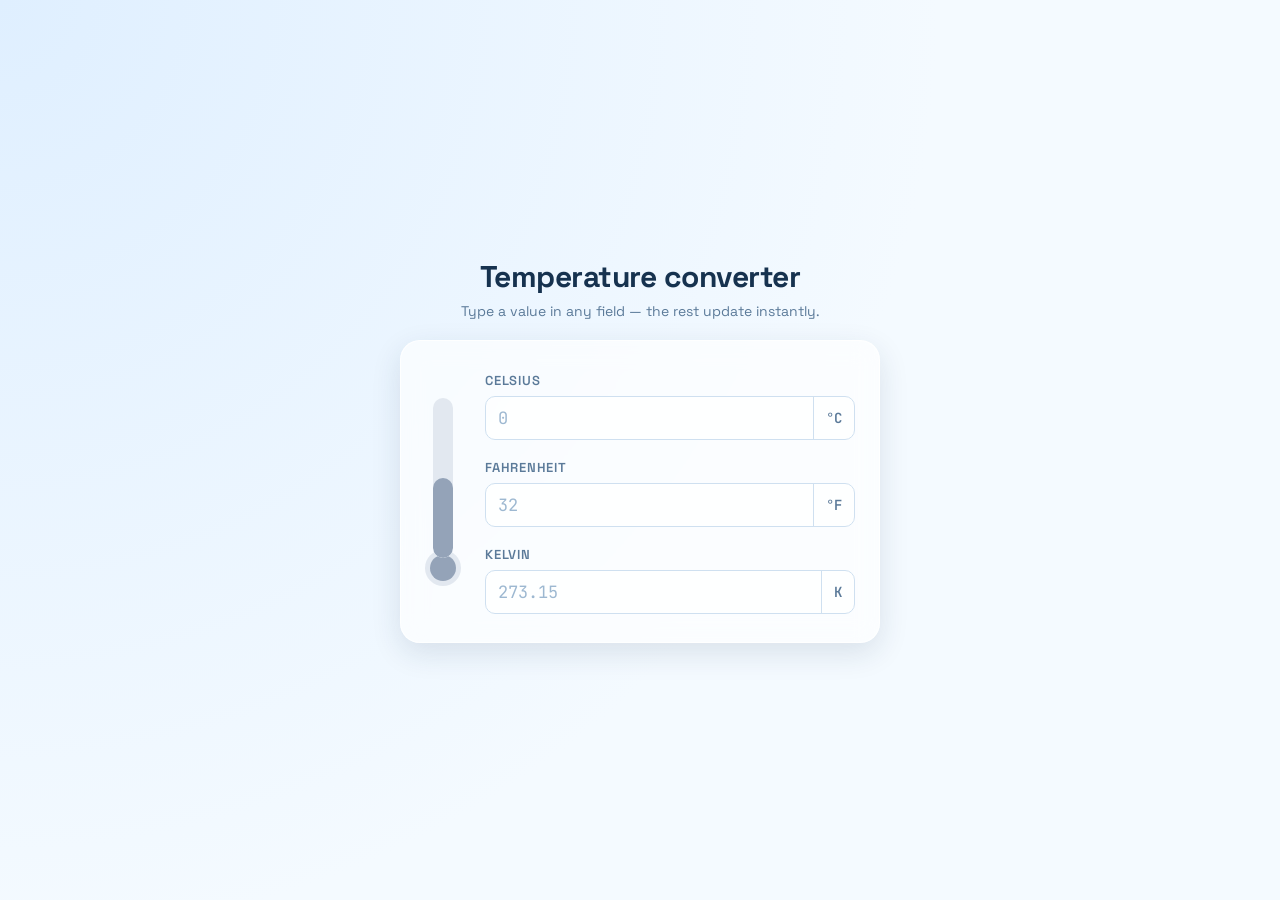
<file: WebDev-L1-TemperatureConverter/index.html>
<!DOCTYPE html>
<html lang="en">
  <head>
    <meta charset="UTF-8" />
    <meta http-equiv="X-UA-Compatible" content="IE=edge" />
    <meta name="viewport" content="width=device-width, initial-scale=1.0" />
    <title>Temperature Converter</title>
    <link rel="preconnect" href="https://fonts.googleapis.com" />
    <link href="https://fonts.googleapis.com/css2?family=Space+Grotesk:wght@500;700&family=JetBrains+Mono:wght@400;600&display=swap" rel="stylesheet" />
    <link rel="stylesheet" href="style.css" />
  </head>
  <body>
    <div class="app">
      <header class="app-header">
        <h1 class="heading">Temperature converter</h1>
        <p class="subheading">Type a value in any field — the rest update instantly.</p>
      </header>

      <div class="panel">
        <div class="gauge" aria-hidden="true">
          <div class="gauge-tube">
            <div id="gaugeFill" class="gauge-fill"></div>
          </div>
          <div class="gauge-bulb">
            <div id="bulbFill" class="bulb-fill"></div>
          </div>
        </div>

        <div class="fields">
          <div class="field">
            <label for="celsius">Celsius</label>
            <div class="field-row">
              <input
                oninput="computeTemp(event)"
                type="number"
                name="celsius"
                id="celsius"
                placeholder="0"
                class="input"
              />
              <span class="unit">°C</span>
            </div>
          </div>

          <div class="field">
            <label for="fahrenheit">Fahrenheit</label>
            <div class="field-row">
              <input
                oninput="computeTemp(event)"
                type="number"
                name="fahrenheit"
                id="fahrenheit"
                placeholder="32"
                class="input"
              />
              <span class="unit">°F</span>
            </div>
          </div>

          <div class="field">
            <label for="kelvin">Kelvin</label>
            <div class="field-row">
              <input
                oninput="computeTemp(event)"
                type="number"
                name="kelvin"
                id="kelvin"
                placeholder="273.15"
                class="input"
              />
              <span class="unit">K</span>
            </div>
          </div>
        </div>

        <button type="button" class="reset-btn" onclick="resetAll()">Reset</button>
      </div>
    </div>
    <script src="index.js"></script>
  </body>
</html>
</file>
<file: WebDev-L1-TemperatureConverter/style.css>
* {
  box-sizing: border-box;
}

body {
  margin: 0;
  background: radial-gradient(circle at top left, #dfefff, #f4faff 60%);
  min-height: 100vh;
  display: flex;
  justify-content: center;
  align-items: center;
  padding: 24px;
  font-family: "Space Grotesk", sans-serif;
  color: #16324f;
}

.app {
  width: 100%;
  max-width: 480px;
}

.app-header {
  text-align: center;
  margin-bottom: 20px;
}

.heading {
  font-size: 30px;
  font-weight: 700;
  margin: 0 0 6px;
  letter-spacing: -0.5px;
}

.subheading {
  font-size: 14px;
  color: #5b7a99;
  margin: 0;
}

.panel {
  background: rgba(255, 255, 255, 0.65);
  backdrop-filter: blur(12px);
  border: 1px solid rgba(255, 255, 255, 0.8);
  border-radius: 20px;
  padding: 28px 24px;
  box-shadow: 0 10px 30px rgba(22, 50, 79, 0.12);
  display: flex;
  gap: 24px;
  align-items: center;
}

.gauge {
  display: flex;
  flex-direction: column;
  align-items: center;
  flex-shrink: 0;
}

.gauge-tube {
  width: 20px;
  height: 160px;
  background: #e2e8f0;
  border-radius: 10px;
  position: relative;
  display: flex;
  align-items: flex-end;
  overflow: hidden;
}

.gauge-fill {
  width: 100%;
  height: 50%;
  background: #94a3b8;
  border-radius: 10px;
  transition: height 0.3s ease, background 0.3s ease;
}

.gauge-bulb {
  width: 36px;
  height: 36px;
  border-radius: 50%;
  background: #e2e8f0;
  margin-top: -8px;
  display: flex;
  align-items: center;
  justify-content: center;
}

.bulb-fill {
  width: 26px;
  height: 26px;
  border-radius: 50%;
  background: #94a3b8;
  transition: background 0.3s ease;
}

.fields {
  flex: 1;
  display: flex;
  flex-direction: column;
  gap: 16px;
}

.field label {
  font-size: 13px;
  font-weight: 600;
  color: #5b7a99;
  text-transform: uppercase;
  letter-spacing: 0.06em;
}

.field-row {
  display: flex;
  align-items: center;
  margin-top: 6px;
  background: rgba(255, 255, 255, 0.7);
  border: 1px solid #cfe0f0;
  border-radius: 10px;
  overflow: hidden;
}

.input {
  flex: 1;
  border: none;
  background: transparent;
  outline: none;
  padding: 10px 12px;
  font-family: "JetBrains Mono", monospace;
  font-size: 17px;
  color: #16324f;
  min-width: 0;
}

.input::placeholder {
  color: #9db8d1;
}

.unit {
  padding: 0 12px;
  font-family: "JetBrains Mono", monospace;
  font-size: 14px;
  font-weight: 600;
  color: #5b7a99;
  border-left: 1px solid #cfe0f0;
  align-self: stretch;
  display: flex;
  align-items: center;
}

.reset-btn {
  display: none;
}

@media (max-width: 420px) {
  .panel {
    flex-direction: column;
  }
  .gauge {
    flex-direction: row;
    width: 100%;
  }
  .gauge-tube {
    width: 100%;
    height: 20px;
    flex-direction: row;
    align-items: stretch;
  }
  .gauge-fill {
    height: 100%;
    width: 50%;
  }
  .gauge-bulb {
    display: none;
  }
}
</file>
